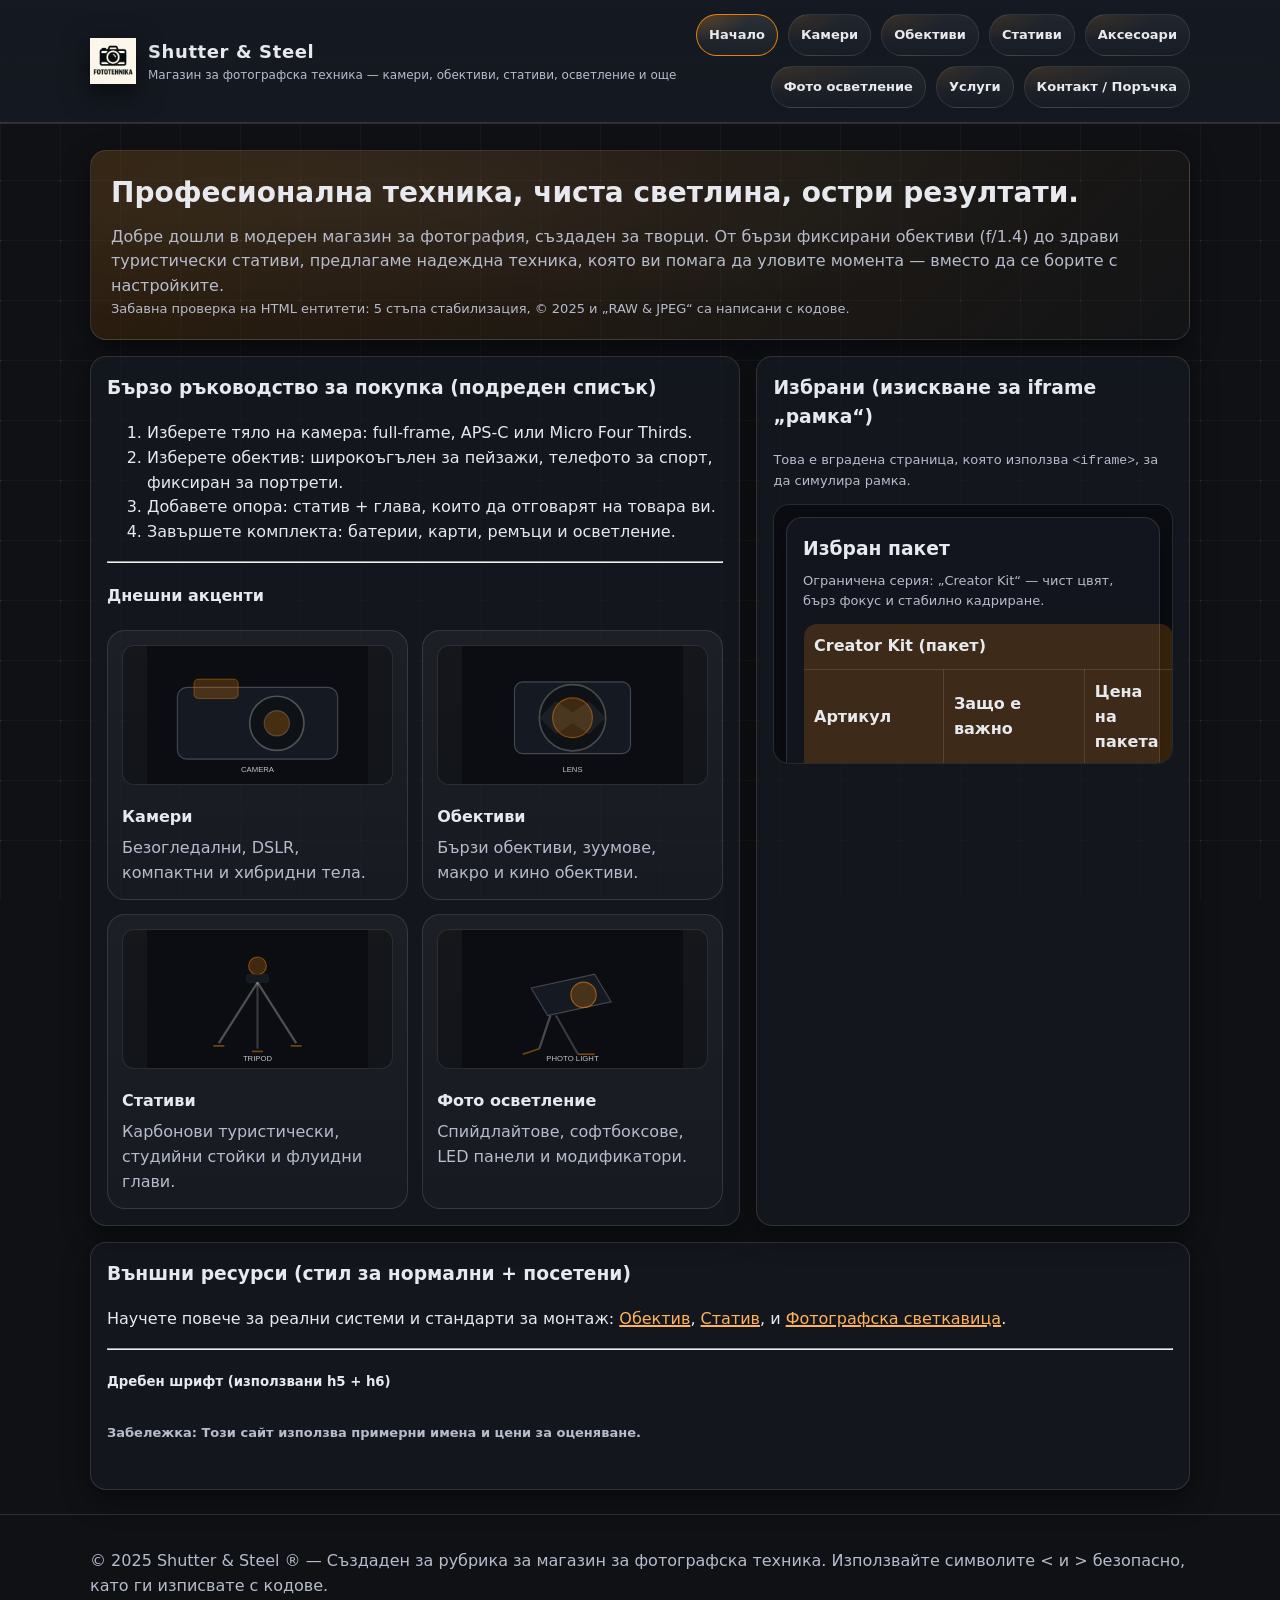
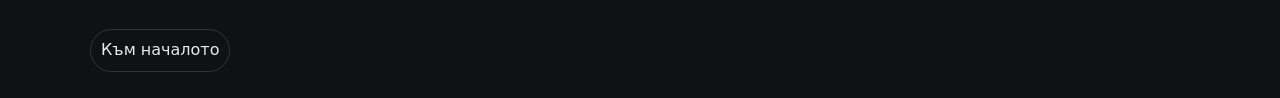
<file: proekt/wwwroot/StaticHTML/kursovProektIP-main/index.html>
<!doctype html>
<html lang="bg">
<head>
  <meta charset="utf-8" />
  <meta name="viewport" content="width=device-width, initial-scale=1" />
  <title>Shutter &amp; Steel | Магазин за фотографска техника</title>
  <link rel="stylesheet" href="styles.css" />
</head>
<body id="top">
  <header class="site-header">
    <div class="site-wrap header-inner">
      <div class="brand">
        <img src="assets/images/logo.png" alt="Лого на Shutter &amp; Steel" />
        <div>
          <h1>Shutter &amp; Steel</h1>
          <p class="tagline">Магазин за фотографска техника &mdash; камери, обективи, стативи, осветление и още</p>
        </div>
      </div>
      <nav class="site-nav" aria-label="Основна навигация">
        <ul class="nav-list">
          <li><a href="index.html" aria-current="page">Начало</a></li>
          <li><a href="cameras.html">Камери</a></li>
          <li><a href="lenses.html">Обективи</a></li>
          <li><a href="tripods.html">Стативи</a></li>
          <li><a href="accessories.html">Аксесоари</a></li>
          <li><a href="lighting.html">Фото осветление</a></li>
          <li><a href="services.html">Услуги</a></li>
          <li><a href="contact.html">Контакт / Поръчка</a></li>
        </ul>
      </nav>
    </div>
  </header>
  <hr class="divider" />

  <main class="site-main">
    <div class="site-wrap">
      <section class="hero">
        <h2>Професионална техника, чиста светлина, остри резултати.</h2>
        <p>
          Добре дошли в модерен магазин за фотография, създаден за творци. От бързи фиксирани обективи (f/1.4) до здрави туристически стативи,
          предлагаме надеждна техника, която ви помага да уловите момента &mdash; вместо да се борите с настройките.
        </p>
        <p class="note">
          Забавна проверка на HTML ентитети: 5&nbsp;стъпа стабилизация, &copy; 2025 и „RAW &amp; JPEG“ са написани с кодове.
        </p>
      </section>

      <div class="kicker">
        <section class="panel">
          <h3>Бързо ръководство за покупка (подреден списък)</h3>
          <ol>
            <li>Изберете тяло на камера: full-frame, APS-C или Micro Four Thirds.</li>
            <li>Изберете обектив: широкоъгълен за пейзажи, телефото за спорт, фиксиран за портрети.</li>
            <li>Добавете опора: статив + глава, които да отговарят на товара ви.</li>
            <li>Завършете комплекта: батерии, карти, ремъци и осветление.</li>
          </ol>
          <hr class="hr-space" />
          <h4>Днешни акценти</h4>
          <div class="grid">
            <article class="card">
              <img src="assets/images/camera.svg" alt="Икона на камера" />
              <h4>Камери</h4>
              <p>Безогледални, DSLR, компактни и хибридни тела.</p>
            </article>
            <article class="card">
              <img src="assets/images/lens.svg" alt="Икона на обектив" />
              <h4>Обективи</h4>
              <p>Бързи обективи, зуумове, макро и кино обективи.</p>
            </article>
            <article class="card">
              <img src="assets/images/tripod.svg" alt="Икона на статив" />
              <h4>Стативи</h4>
              <p>Карбонови туристически, студийни стойки и флуидни глави.</p>
            </article>
            <article class="card">
              <img src="assets/images/lighting.svg" alt="Икона на студийна светлина" />
              <h4>Фото осветление</h4>
              <p>Спийдлайтове, софтбоксове, LED панели и модификатори.</p>
            </article>
          </div>
        </section>

        <section class="panel">
          <h3>Избрани (изискване за iframe „рамка“)</h3>
          <p class="note">Това е вградена страница, която използва <code>&lt;iframe&gt;</code>, за да симулира рамка.</p>
          <iframe class="featured-frame" src="featured.html" title="Рамка с избрана техника"></iframe>
        </section>
      </div>

      <section class="panel" style="margin-top: 16px;">
        <h3>Външни ресурси (стил за нормални + посетени)</h3>
        <p>
          Научете повече за реални системи и стандарти за монтаж:
          <a class="external" href="https://en.wikipedia.org/wiki/Camera_lens" target="_blank" rel="noopener">Обектив</a>,
          <a class="external" href="https://en.wikipedia.org/wiki/Tripod" target="_blank" rel="noopener">Статив</a>,
          и <a class="external" href="https://en.wikipedia.org/wiki/Flash_(photography)" target="_blank" rel="noopener">Фотографска светкавица</a>.
        </p>
        <hr class="hr-space" />
        <h5>Дребен шрифт (използвани h5 + h6)</h5>
        <h6 class="note">Забележка: Този сайт използва примерни имена и цени за оценяване.</h6>
      </section>
    </div>
  </main>

  <footer class="site-footer">
    <div class="site-wrap footer-inner">
      <p>
        &copy; 2025 Shutter &amp; Steel &reg; &mdash; Създаден за рубрика за магазин за фотографска техника.
        Използвайте символите &lt; и &gt; безопасно, като ги изписвате с кодове.
      </p>
      <a class="back-to-top" href="#top">Към началото</a>
    </div>
  </footer>
</body>
</html>
</file>
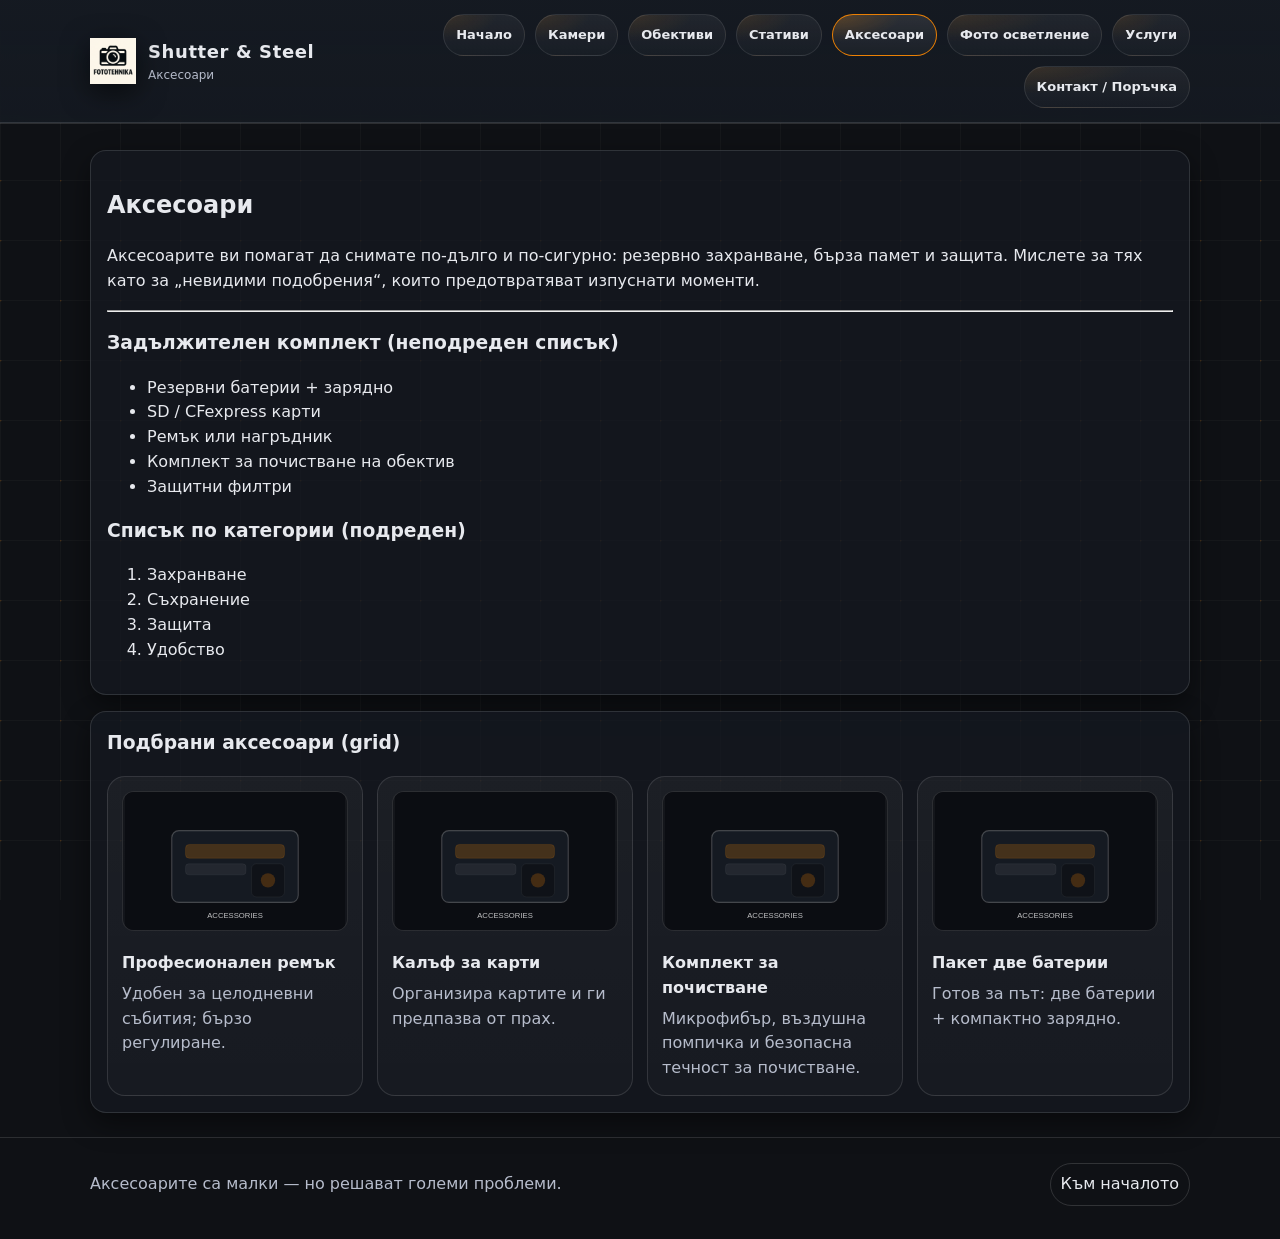
<file: proekt/wwwroot/StaticHTML/kursovProektIP-main/accessories.html>
<!doctype html>
<html lang="bg">
<head>
  <meta charset="utf-8" />
  <meta name="viewport" content="width=device-width, initial-scale=1" />
  <title>Аксесоари | Shutter &amp; Steel</title>
  <link rel="stylesheet" href="styles.css" />
</head>
<body id="top">
  <header class="site-header">
    <div class="site-wrap header-inner">
      <div class="brand">
        <img src="assets/images/logo.png" alt="Лого на Shutter &amp; Steel" />
        <div>
          <h1>Shutter &amp; Steel</h1>
          <p class="tagline">Аксесоари</p>
        </div>
      </div>
      <nav class="site-nav" aria-label="Основна навигация">
        <ul class="nav-list">
          <li><a href="index.html">Начало</a></li>
          <li><a href="cameras.html">Камери</a></li>
          <li><a href="lenses.html">Обективи</a></li>
          <li><a href="tripods.html">Стативи</a></li>
          <li><a href="accessories.html" aria-current="page">Аксесоари</a></li>
          <li><a href="lighting.html">Фото осветление</a></li>
          <li><a href="services.html">Услуги</a></li>
          <li><a href="contact.html">Контакт / Поръчка</a></li>
        </ul>
      </nav>
    </div>
  </header>
  <hr class="divider" />

  <main class="site-main">
    <div class="site-wrap">
      <section class="panel">
        <h2>Аксесоари</h2>
        <p>
          Аксесоарите ви помагат да снимате по-дълго и по-сигурно: резервно захранване, бърза памет и защита.
          Мислете за тях като за „невидими подобрения“, които предотвратяват изпуснати моменти.
        </p>

        <hr class="hr-space" />
        <h3>Задължителен комплект (неподреден списък)</h3>
        <ul>
          <li>Резервни батерии + зарядно</li>
          <li>SD / CFexpress карти</li>
          <li>Ремък или нагръдник</li>
          <li>Комплект за почистване на обектив</li>
          <li>Защитни филтри</li>
        </ul>

        <h3 style="margin-top: 16px;">Списък по категории (подреден)</h3>
        <ol>
          <li>Захранване</li>
          <li>Съхранение</li>
          <li>Защита</li>
          <li>Удобство</li>
        </ol>
      </section>

      <section class="panel" style="margin-top: 16px;">
        <h3>Подбрани аксесоари (grid)</h3>
        <div class="grid">
          <article class="card">
            <img src="assets/images/accessories.svg" alt="Икона за аксесоари" />
            <h4>Професионален ремък</h4>
            <p>Удобен за целодневни събития; бързо регулиране.</p>
          </article>
          <article class="card">
            <img src="assets/images/accessories.svg" alt="Икона за аксесоари" />
            <h4>Калъф за карти</h4>
            <p>Организира картите и ги предпазва от прах.</p>
          </article>
          <article class="card">
            <img src="assets/images/accessories.svg" alt="Икона за аксесоари" />
            <h4>Комплект за почистване</h4>
            <p>Микрофибър, въздушна помпичка и безопасна течност за почистване.</p>
          </article>
          <article class="card">
            <img src="assets/images/accessories.svg" alt="Икона за аксесоари" />
            <h4>Пакет две батерии</h4>
            <p>Готов за път: две батерии + компактно зарядно.</p>
          </article>
        </div>
      </section>
    </div>
  </main>

  <footer class="site-footer">
    <div class="site-wrap footer-inner">
      <p>Аксесоарите са малки &mdash; но решават големи проблеми.</p>
      <a class="back-to-top" href="#top">Към началото</a>
    </div>
  </footer>
</body>
</html>
</file>
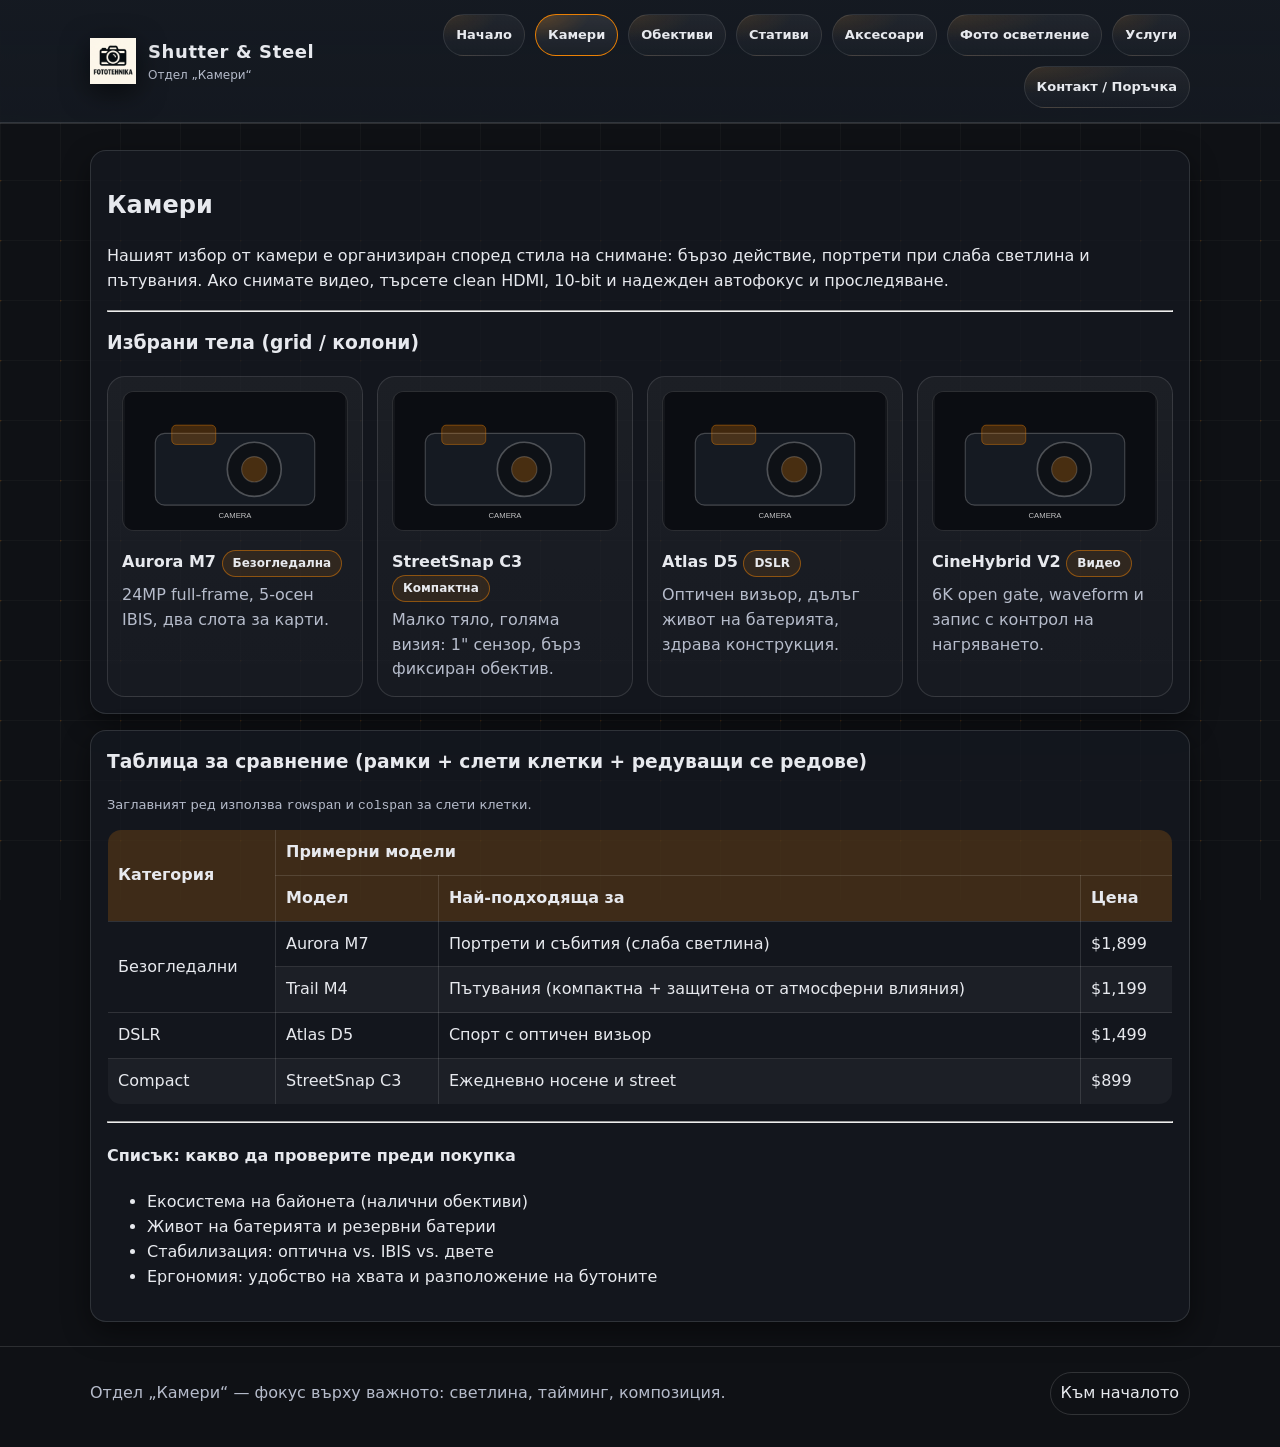
<file: proekt/wwwroot/StaticHTML/kursovProektIP-main/cameras.html>
<!doctype html>
<html lang="bg">
<head>
  <meta charset="utf-8" />
  <meta name="viewport" content="width=device-width, initial-scale=1" />
  <title>Камери | Shutter &amp; Steel</title>
  <link rel="stylesheet" href="styles.css" />
</head>
<body id="top">
  <header class="site-header">
    <div class="site-wrap header-inner">
      <div class="brand">
        <img src="assets/images/logo.png" alt="Лого на Shutter &amp; Steel" />
        <div>
          <h1>Shutter &amp; Steel</h1>
          <p class="tagline">Отдел „Камери“</p>
        </div>
      </div>
      <nav class="site-nav" aria-label="Основна навигация">
        <ul class="nav-list">
          <li><a href="index.html">Начало</a></li>
          <li><a href="cameras.html" aria-current="page">Камери</a></li>
          <li><a href="lenses.html">Обективи</a></li>
          <li><a href="tripods.html">Стативи</a></li>
          <li><a href="accessories.html">Аксесоари</a></li>
          <li><a href="lighting.html">Фото осветление</a></li>
          <li><a href="services.html">Услуги</a></li>
          <li><a href="contact.html">Контакт / Поръчка</a></li>
        </ul>
      </nav>
    </div>
  </header>
  <hr class="divider" />

  <main class="site-main">
    <div class="site-wrap">
      <section class="panel">
        <h2>Камери</h2>
        <p>
          Нашият избор от камери е организиран според стила на снимане: бързо действие, портрети при слаба светлина и пътувания.
          Ако снимате видео, търсете clean HDMI, 10-bit и надежден автофокус и проследяване.
        </p>
        <hr class="hr-space" />

        <h3>Избрани тела (grid / колони)</h3>
        <div class="grid">
          <article class="card">
            <img src="assets/images/camera.svg" alt="Безогледална камера" />
            <h4>Aurora M7 <span class="badge">Безогледална</span></h4>
            <p>24MP full-frame, 5-осен IBIS, два слота за карти.</p>
          </article>
          <article class="card">
            <img src="assets/images/camera.svg" alt="Компактна камера" />
            <h4>StreetSnap C3 <span class="badge">Компактна</span></h4>
            <p>Малко тяло, голяма визия: 1" сензор, бърз фиксиран обектив.</p>
          </article>
          <article class="card">
            <img src="assets/images/camera.svg" alt="DSLR камера" />
            <h4>Atlas D5 <span class="badge">DSLR</span></h4>
            <p>Оптичен визьор, дълъг живот на батерията, здрава конструкция.</p>
          </article>
          <article class="card">
            <img src="assets/images/camera.svg" alt="Хибридна видео камера" />
            <h4>CineHybrid V2 <span class="badge">Видео</span></h4>
            <p>6K open gate, waveform и запис с контрол на нагряването.</p>
          </article>
        </div>
      </section>

      <section class="panel" style="margin-top: 16px;">
        <h3>Таблица за сравнение (рамки + слети клетки + редуващи се редове)</h3>
        <p class="note">Заглавният ред използва <code>rowspan</code> и <code>colspan</code> за слети клетки.</p>

        <table class="product-table" aria-label="Таблица за сравнение на камери">
          <thead>
            <tr>
              <th rowspan="2">Категория</th>
              <th colspan="3">Примерни модели</th>
            </tr>
            <tr>
              <th>Модел</th>
              <th>Най-подходяща за</th>
              <th>Цена</th>
            </tr>
          </thead>
          <tbody>
            <tr>
              <td rowspan="2">Безогледални</td>
              <td>Aurora M7</td>
              <td>Портрети и събития (слаба светлина)</td>
              <td>$1,899</td>
            </tr>
            <tr>
              <td>Trail M4</td>
              <td>Пътувания (компактна + защитена от атмосферни влияния)</td>
              <td>$1,199</td>
            </tr>
            <tr>
              <td>DSLR</td>
              <td>Atlas D5</td>
              <td>Спорт с оптичен визьор</td>
              <td>$1,499</td>
            </tr>
            <tr>
              <td>Compact</td>
              <td>StreetSnap C3</td>
              <td>Ежедневно носене и street</td>
              <td>$899</td>
            </tr>
          </tbody>
        </table>

        <hr class="hr-space" />
        <h4>Списък: какво да проверите преди покупка</h4>
        <ul>
          <li>Екосистема на байонета (налични обективи)</li>
          <li>Живот на батерията и резервни батерии</li>
          <li>Стабилизация: оптична vs. IBIS vs. двете</li>
          <li>Ергономия: удобство на хвата и разположение на бутоните</li>
        </ul>
      </section>
    </div>
  </main>

  <footer class="site-footer">
    <div class="site-wrap footer-inner">
      <p>Отдел „Камери“ &mdash; фокус върху важното: светлина, тайминг, композиция.</p>
      <a class="back-to-top" href="#top">Към началото</a>
    </div>
  </footer>
</body>
</html>
</file>
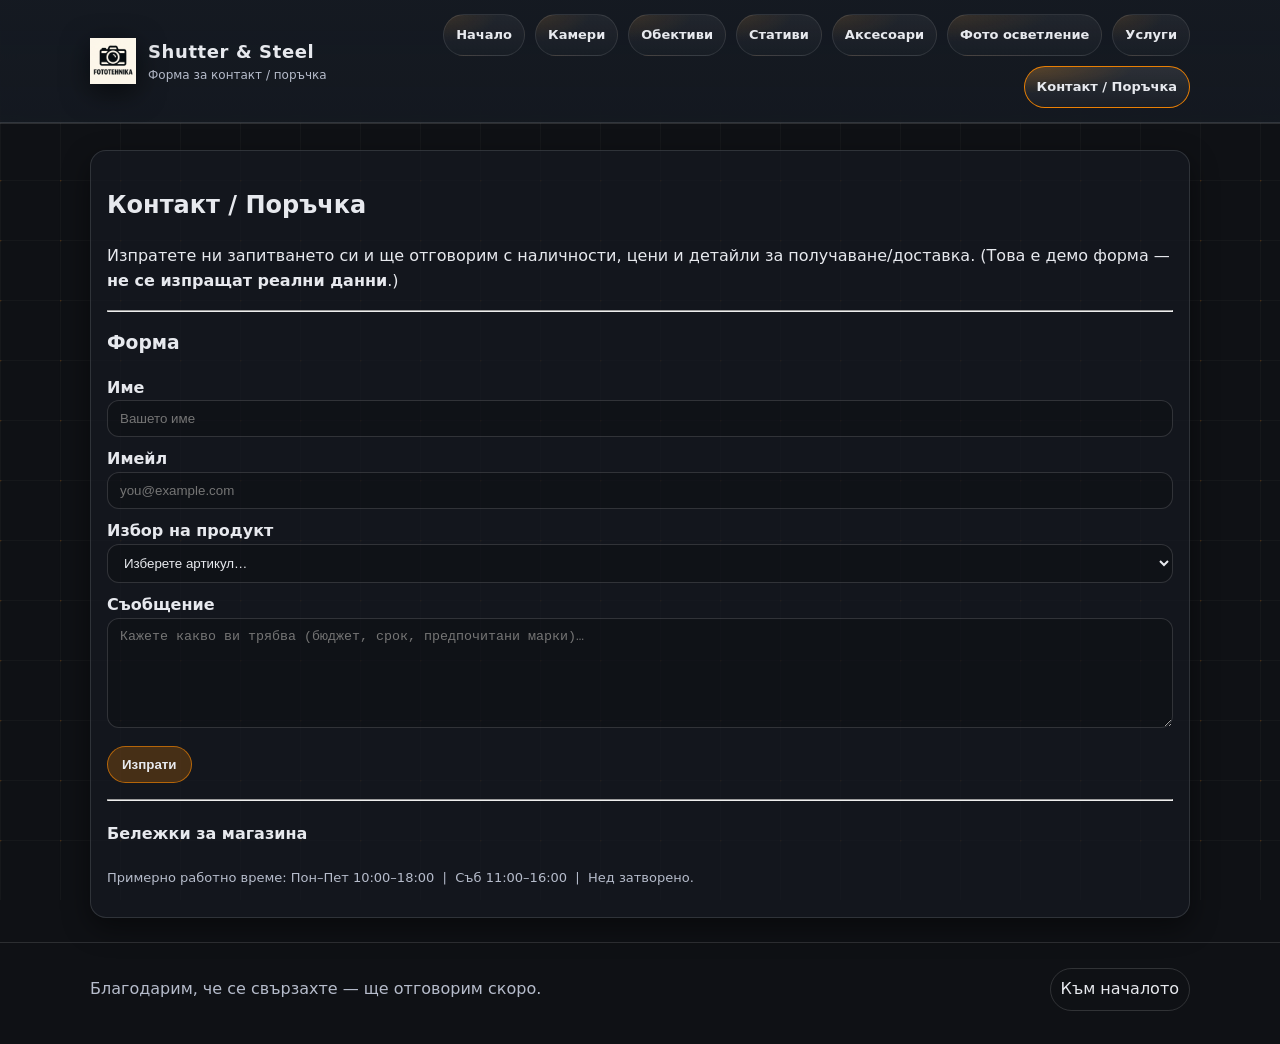
<file: proekt/wwwroot/StaticHTML/kursovProektIP-main/contact.html>
<!doctype html>
<html lang="bg">
<head>
  <meta charset="utf-8" />
  <meta name="viewport" content="width=device-width, initial-scale=1" />
  <title>Контакт / Поръчка | Shutter &amp; Steel</title>
  <link rel="stylesheet" href="styles.css" />
</head>
<body id="top">
  <header class="site-header">
    <div class="site-wrap header-inner">
      <div class="brand">
        <img src="assets/images/logo.png" alt="Лого на Shutter &amp; Steel" />
        <div>
          <h1>Shutter &amp; Steel</h1>
          <p class="tagline">Форма за контакт / поръчка</p>
        </div>
      </div>
      <nav class="site-nav" aria-label="Основна навигация">
        <ul class="nav-list">
          <li><a href="index.html">Начало</a></li>
          <li><a href="cameras.html">Камери</a></li>
          <li><a href="lenses.html">Обективи</a></li>
          <li><a href="tripods.html">Стативи</a></li>
          <li><a href="accessories.html">Аксесоари</a></li>
          <li><a href="lighting.html">Фото осветление</a></li>
          <li><a href="services.html">Услуги</a></li>
          <li><a href="contact.html" aria-current="page">Контакт / Поръчка</a></li>
        </ul>
      </nav>
    </div>
  </header>
  <hr class="divider" />

  <main class="site-main">
    <div class="site-wrap">
      <section class="panel">
        <h2>Контакт / Поръчка</h2>
        <p>
          Изпратете ни запитването си и ще отговорим с наличности, цени и детайли за получаване/доставка.
          (Това е демо форма &mdash; <strong>не се изпращат реални данни</strong>.)
        </p>

        <hr class="hr-space" />
        <h3>Форма</h3>
        <form class="form" action="#" method="post">
          <div>
            <label for="name">Име</label>
            <input id="name" name="name" type="text" placeholder="Вашето име" required />
          </div>

          <div>
            <label for="email">Имейл</label>
            <input id="email" name="email" type="email" placeholder="you@example.com" required />
          </div>

          <div>
            <label for="product">Избор на продукт</label>
            <select id="product" name="product" required>
              <option value="">Изберете артикул…</option>
              <option value="camera">Тяло на камера</option>
              <option value="lens">Обектив</option>
              <option value="tripod">Статив</option>
              <option value="accessories">Аксесоари</option>
              <option value="lighting">Фото осветление</option>
              <option value="services">Фотографски услуги</option>
            </select>
          </div>

          <div>
            <label for="message">Съобщение</label>
            <textarea id="message" name="message" placeholder="Кажете какво ви трябва (бюджет, срок, предпочитани марки)…" required></textarea>
          </div>

          <button type="submit">Изпрати</button>
        </form>

        <hr class="hr-space" />
        <h4>Бележки за магазина</h4>
        <p class="note">Примерно работно време: Пон–Пет 10:00–18:00 &nbsp;|&nbsp; Съб 11:00–16:00 &nbsp;|&nbsp; Нед затворено.</p>
      </section>
    </div>
  </main>

  <footer class="site-footer">
    <div class="site-wrap footer-inner">
      <p>Благодарим, че се свързахте &mdash; ще отговорим скоро.</p>
      <a class="back-to-top" href="#top">Към началото</a>
    </div>
  </footer>
</body>
</html>
</file>
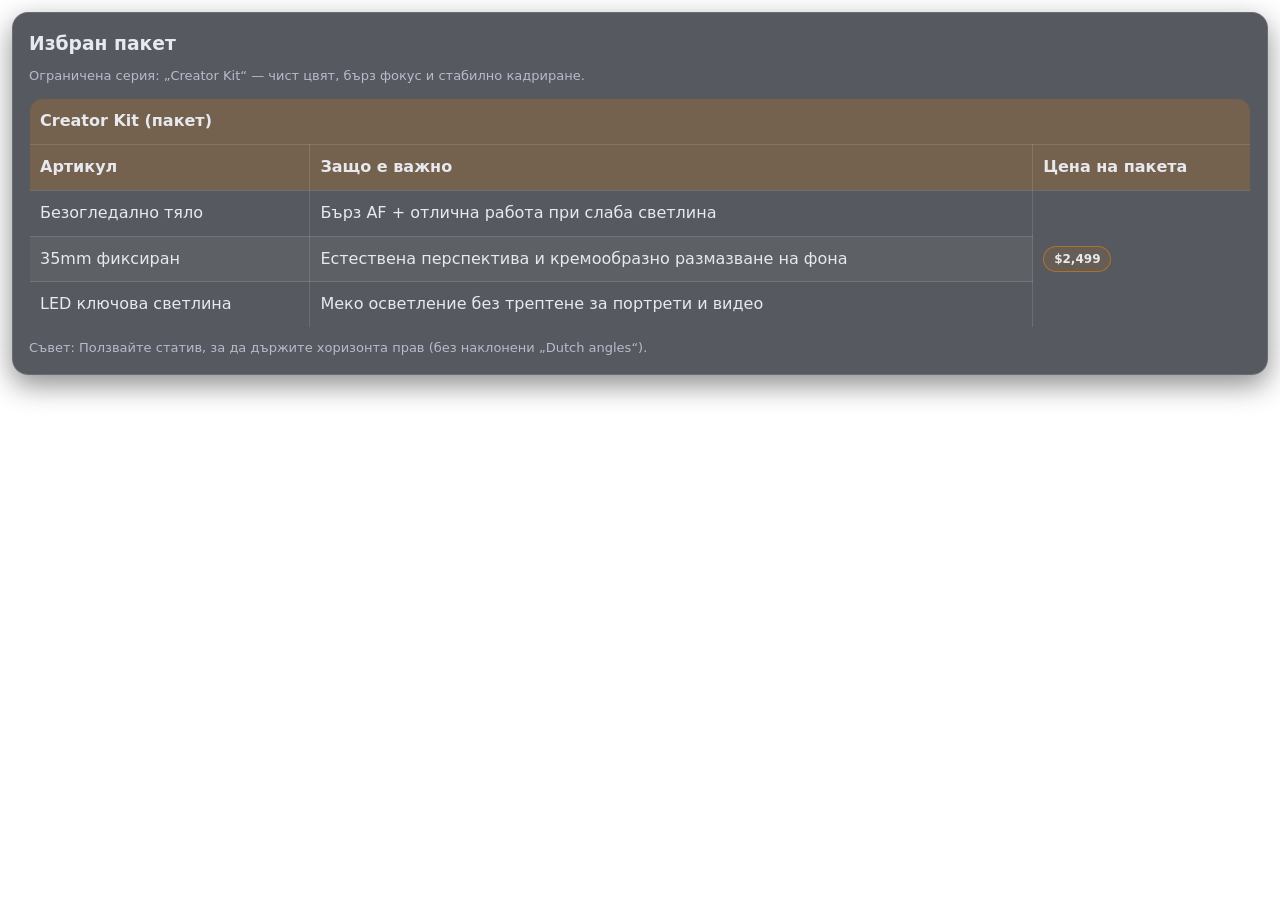
<file: proekt/wwwroot/StaticHTML/kursovProektIP-main/featured.html>
<!doctype html>
<html lang="bg">
<head>
  <meta charset="utf-8" />
  <meta name="viewport" content="width=device-width, initial-scale=1" />
  <title>Избрана техника</title>
  <link rel="stylesheet" href="styles.css" />
</head>
<body id="top" style="background: transparent;">
  <main class="site-main" style="padding: 12px;">
    <section class="panel" style="margin: 0;">
      <h3 style="margin: 0 0 8px;">Избран пакет</h3>
      <p class="note" style="margin: 0 0 10px;">
        Ограничена серия: „Creator Kit“ &mdash; чист цвят, бърз фокус и стабилно кадриране.
      </p>
      <table class="product-table" aria-label="Таблица за избрания пакет">
        <thead>
          <tr>
            <th colspan="3">Creator Kit (пакет)</th>
          </tr>
          <tr>
            <th>Артикул</th>
            <th>Защо е важно</th>
            <th>Цена на пакета</th>
          </tr>
        </thead>
        <tbody>
          <tr>
            <td>Безогледално тяло</td>
            <td>Бърз AF + отлична работа при слаба светлина</td>
            <td rowspan="3"><span class="badge">$2,499</span></td>
          </tr>
          <tr>
            <td>35mm фиксиран</td>
            <td>Естествена перспектива и кремообразно размазване на фона</td>
          </tr>
          <tr>
            <td>LED ключова светлина</td>
            <td>Меко осветление без трептене за портрети и видео</td>
          </tr>
        </tbody>
      </table>
      <p class="note" style="margin: 10px 0 0;">Съвет: Ползвайте статив, за да държите хоризонта прав (без наклонени „Dutch angles“).</p>
    </section>
  </main>
</body>
</html>
</file>
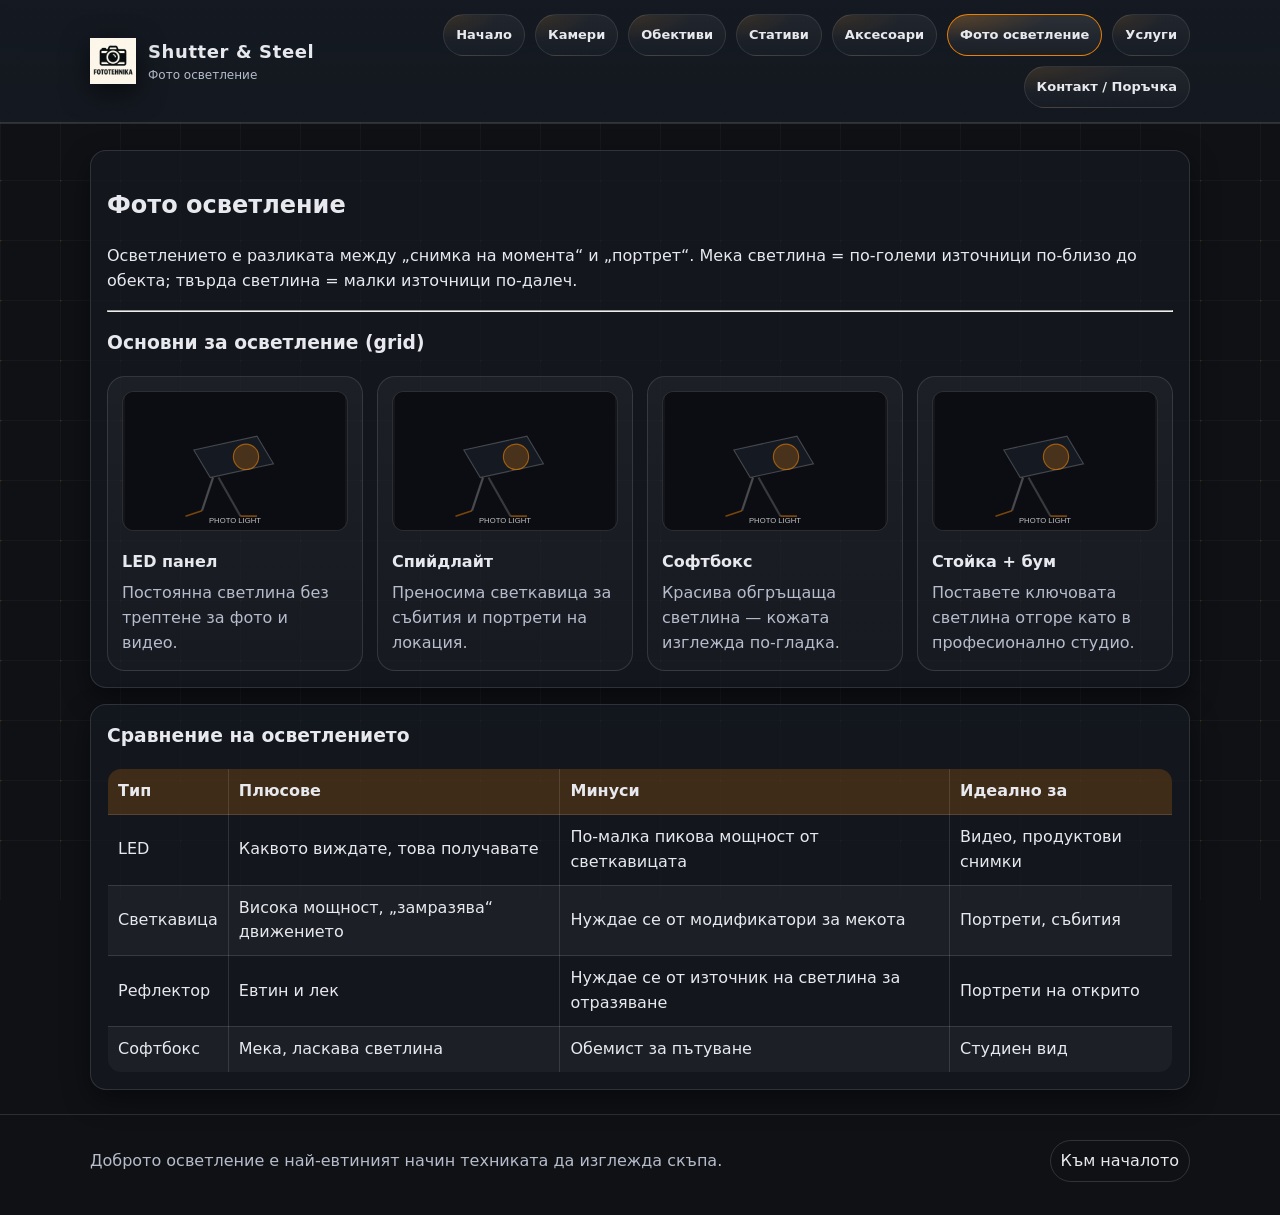
<file: proekt/wwwroot/StaticHTML/kursovProektIP-main/lighting.html>
<!doctype html>
<html lang="bg">
<head>
  <meta charset="utf-8" />
  <meta name="viewport" content="width=device-width, initial-scale=1" />
  <title>Фото осветление | Shutter &amp; Steel</title>
  <link rel="stylesheet" href="styles.css" />
</head>
<body id="top">
  <header class="site-header">
    <div class="site-wrap header-inner">
      <div class="brand">
        <img src="assets/images/logo.png" alt="Лого на Shutter &amp; Steel" />
        <div>
          <h1>Shutter &amp; Steel</h1>
          <p class="tagline">Фото осветление</p>
        </div>
      </div>
      <nav class="site-nav" aria-label="Основна навигация">
        <ul class="nav-list">
          <li><a href="index.html">Начало</a></li>
          <li><a href="cameras.html">Камери</a></li>
          <li><a href="lenses.html">Обективи</a></li>
          <li><a href="tripods.html">Стативи</a></li>
          <li><a href="accessories.html">Аксесоари</a></li>
          <li><a href="lighting.html" aria-current="page">Фото осветление</a></li>
          <li><a href="services.html">Услуги</a></li>
          <li><a href="contact.html">Контакт / Поръчка</a></li>
        </ul>
      </nav>
    </div>
  </header>
  <hr class="divider" />

  <main class="site-main">
    <div class="site-wrap">
      <section class="panel">
        <h2>Фото осветление</h2>
        <p>
          Осветлението е разликата между „снимка на момента“ и „портрет“.
          Мека светлина = по-големи източници по-близо до обекта; твърда светлина = малки източници по-далеч.
        </p>
        <hr class="hr-space" />

        <h3>Основни за осветление (grid)</h3>
        <div class="grid">
          <article class="card">
            <img src="assets/images/lighting.svg" alt="LED светлина" />
            <h4>LED панел</h4>
            <p>Постоянна светлина без трептене за фото и видео.</p>
          </article>
          <article class="card">
            <img src="assets/images/lighting.svg" alt="Спийдлайт" />
            <h4>Спийдлайт</h4>
            <p>Преносима светкавица за събития и портрети на локация.</p>
          </article>
          <article class="card">
            <img src="assets/images/lighting.svg" alt="Софтбокс" />
            <h4>Софтбокс</h4>
            <p>Красива обгръщаща светлина &mdash; кожата изглежда по-гладка.</p>
          </article>
          <article class="card">
            <img src="assets/images/lighting.svg" alt="Стойка за светлина" />
            <h4>Стойка + бум</h4>
            <p>Поставете ключовата светлина отгоре като в професионално студио.</p>
          </article>
        </div>
      </section>

      <section class="panel" style="margin-top: 16px;">
        <h3>Сравнение на осветлението</h3>
        <table class="product-table" aria-label="Таблица за сравнение на осветление">
          <thead>
            <tr>
              <th>Тип</th>
              <th>Плюсове</th>
              <th>Минуси</th>
              <th>Идеално за</th>
            </tr>
          </thead>
          <tbody>
            <tr>
              <td>LED</td>
              <td>Каквото виждате, това получавате</td>
              <td>По-малка пикова мощност от светкавицата</td>
              <td>Видео, продуктови снимки</td>
            </tr>
            <tr>
              <td>Светкавица</td>
              <td>Висока мощност, „замразява“ движението</td>
              <td>Нуждае се от модификатори за мекота</td>
              <td>Портрети, събития</td>
            </tr>
            <tr>
              <td>Рефлектор</td>
              <td>Евтин и лек</td>
              <td>Нуждае се от източник на светлина за отразяване</td>
              <td>Портрети на открито</td>
            </tr>
            <tr>
              <td>Софтбокс</td>
              <td>Мека, ласкава светлина</td>
              <td>Обемист за пътуване</td>
              <td>Студиен вид</td>
            </tr>
          </tbody>
        </table>
      </section>
    </div>
  </main>

  <footer class="site-footer">
    <div class="site-wrap footer-inner">
      <p>Доброто осветление е най-евтиният начин техниката да изглежда скъпа.</p>
      <a class="back-to-top" href="#top">Към началото</a>
    </div>
  </footer>
</body>
</html>
</file>
<file: proekt/wwwroot/StaticHTML/kursovProektIP-main/styles.css>
/* Shutter & Steel — Photography Equipment Store */

:root {
  --bg: #0f1115;
  --panel: #151a22;
  --panel-2: #0b0d12;
  --text: #e7e9ee;
  --muted: #b6bccb;
  --line: rgba(255, 255, 255, 0.12);
  --accent: #ff8a00;
  --accent-2: #ffb25a;
  --shadow: 0 10px 28px rgba(0, 0, 0, 0.45);
  --radius: 16px;
}

* { box-sizing: border-box; }

html { scroll-behavior: smooth; }

body {
  margin: 0;
  color: var(--text);
  background-color: var(--bg);
  background-image: url("assets/images/bg-grid.svg");
  background-attachment: fixed;
  font-family: "Segoe UI", system-ui, -apple-system, Arial, sans-serif;
  line-height: 1.55;
}

a { color: var(--accent-2); }

a:visited { color: #c8a6ff; }

a:hover { color: var(--accent); }

a:focus-visible { outline: 2px solid var(--accent); outline-offset: 3px; }

/* External links (explicit :link/:visited styling required by rubric) */
.external:link { color: var(--accent-2); text-decoration-thickness: 2px; }
.external:visited { color: #9bd2ff; }

.site-wrap {
  width: min(1100px, calc(100% - 32px));
  margin: 0 auto;
}

.site-header {
  position: sticky;
  top: 0;
  z-index: 10;
  background: linear-gradient(180deg, rgba(21, 26, 34, 0.98), rgba(21, 26, 34, 0.88));
  backdrop-filter: blur(10px);
  border-bottom: 1px solid var(--line);
}

.header-inner {
  display: flex;
  gap: 18px;
  align-items: center;
  justify-content: space-between;
  padding: 14px 0;
}

.brand {
  display: flex;
  align-items: center;
  gap: 12px;
  min-width: 260px;
}

.brand img {
  width: 46px;
  height: 46px;
  filter: drop-shadow(0 8px 14px rgba(0, 0, 0, 0.6));
}

.brand h1 {
  font-size: 18px;
  letter-spacing: 0.6px;
  margin: 0;
}

.brand .tagline {
  margin: 0;
  color: var(--muted);
  font-size: 12px;
}

.site-nav {
  flex: 1;
}

.nav-list {
  list-style: none;
  display: flex;
  flex-wrap: wrap;
  gap: 10px;
  justify-content: flex-end;
  padding: 0;
  margin: 0;
}

.nav-list a {
  display: inline-flex;
  align-items: center;
  gap: 8px;
  padding: 10px 12px;
  border-radius: 999px;
  border: 1px solid rgba(255, 255, 255, 0.10);
  background: radial-gradient(120% 120% at 0% 0%, rgba(255, 138, 0, 0.10), transparent 55%),
              linear-gradient(180deg, rgba(255, 255, 255, 0.06), rgba(255, 255, 255, 0.02));
  color: var(--text);
  text-decoration: none;
  font-weight: 600;
  font-size: 13px;
}

.nav-list a:hover {
  border-color: rgba(255, 138, 0, 0.55);
  box-shadow: 0 0 0 3px rgba(255, 138, 0, 0.18);
  color: var(--text);
}

.nav-list a[aria-current="page"] {
  border-color: rgba(255, 138, 0, 0.9);
  background: radial-gradient(120% 120% at 0% 0%, rgba(255, 138, 0, 0.22), transparent 55%),
              linear-gradient(180deg, rgba(255, 255, 255, 0.10), rgba(255, 255, 255, 0.03));
}

.divider {
  border: 0;
  border-top: 1px solid var(--line);
  margin: 0;
}

.site-main {
  padding: 26px 0 24px;
}

.hero {
  border: 1px solid var(--line);
  border-radius: var(--radius);
  background: linear-gradient(135deg, rgba(255, 138, 0, 0.14), rgba(255, 255, 255, 0.03)),
              radial-gradient(120% 120% at 20% 20%, rgba(255, 255, 255, 0.06), transparent 60%),
              rgba(0, 0, 0, 0.22);
  box-shadow: var(--shadow);
  padding: 20px;
}

.hero h2 { margin: 0 0 10px; font-size: 28px; }
.hero p { margin: 0; color: var(--muted); }

.kicker {
  margin-top: 16px;
  display: grid;
  grid-template-columns: 1.2fr 0.8fr;
  gap: 16px;
}

.panel {
  border: 1px solid var(--line);
  border-radius: var(--radius);
  background: rgba(21, 26, 34, 0.72);
  box-shadow: var(--shadow);
  padding: 16px;
}

.panel h3 { margin-top: 0; }

.grid {
  margin-top: 16px;
  display: grid;
  grid-template-columns: repeat(auto-fit, minmax(220px, 1fr));
  gap: 14px;
}

.card {
  border: 1px solid rgba(255, 255, 255, 0.12);
  border-radius: 18px;
  background: linear-gradient(180deg, rgba(255, 255, 255, 0.04), rgba(255, 255, 255, 0.02));
  padding: 14px;
}

.card img {
  width: 100%;
  height: 140px;
  object-fit: contain;
  border-radius: 12px;
  background: rgba(0, 0, 0, 0.25);
  border: 1px solid rgba(255, 255, 255, 0.10);
}

.card h4 { margin: 12px 0 6px; }
.card p { margin: 0; color: var(--muted); }

.note {
  color: var(--muted);
  font-size: 13px;
}

.featured-frame {
  width: 100%;
  height: 260px;
  border: 1px solid var(--line);
  border-radius: var(--radius);
  background: var(--panel-2);
}

.product-table {
  width: 100%;
  border-collapse: collapse;
  margin-top: 12px;
  border: 1px solid rgba(255, 255, 255, 0.16);
  overflow: hidden;
  border-radius: 14px;
}

.product-table th,
.product-table td {
  padding: 10px 10px;
  border: 1px solid rgba(255, 255, 255, 0.12);
  text-align: left;
}

.product-table thead th {
  background: rgba(255, 138, 0, 0.18);
}

.product-table tbody tr:nth-child(even) {
  background: rgba(255, 255, 255, 0.04);
}

.badge {
  display: inline-block;
  padding: 3px 10px;
  border-radius: 999px;
  border: 1px solid rgba(255, 138, 0, 0.45);
  color: var(--text);
  background: rgba(255, 138, 0, 0.10);
  font-size: 12px;
  font-weight: 700;
}

.form {
  display: grid;
  gap: 10px;
  margin-top: 12px;
}

.form label { font-weight: 600; }

.form input,
.form select,
.form textarea {
  width: 100%;
  padding: 10px 12px;
  border-radius: 12px;
  border: 1px solid rgba(255, 255, 255, 0.14);
  background: rgba(0, 0, 0, 0.18);
  color: var(--text);
}

.form textarea { min-height: 110px; resize: vertical; }

.form button {
  justify-self: start;
  padding: 10px 14px;
  border-radius: 999px;
  border: 1px solid rgba(255, 138, 0, 0.6);
  background: rgba(255, 138, 0, 0.22);
  color: var(--text);
  font-weight: 800;
  cursor: pointer;
}

.form button:hover {
  background: rgba(255, 138, 0, 0.32);
}

.site-footer {
  border-top: 1px solid var(--line);
  padding: 18px 0 26px;
  color: var(--muted);
}

.footer-inner {
  display: flex;
  flex-wrap: wrap;
  gap: 14px;
  align-items: center;
  justify-content: space-between;
}

.back-to-top {
  text-decoration: none;
  border: 1px solid rgba(255, 255, 255, 0.14);
  padding: 8px 10px;
  border-radius: 999px;
  color: var(--text);
}

.back-to-top:hover { border-color: rgba(255, 138, 0, 0.55); }

.hr-space { margin: 16px 0; }

@media (max-width: 820px) {
  .header-inner { flex-direction: column; align-items: stretch; }
  .nav-list { justify-content: flex-start; }
  .kicker { grid-template-columns: 1fr; }
}
</file>
